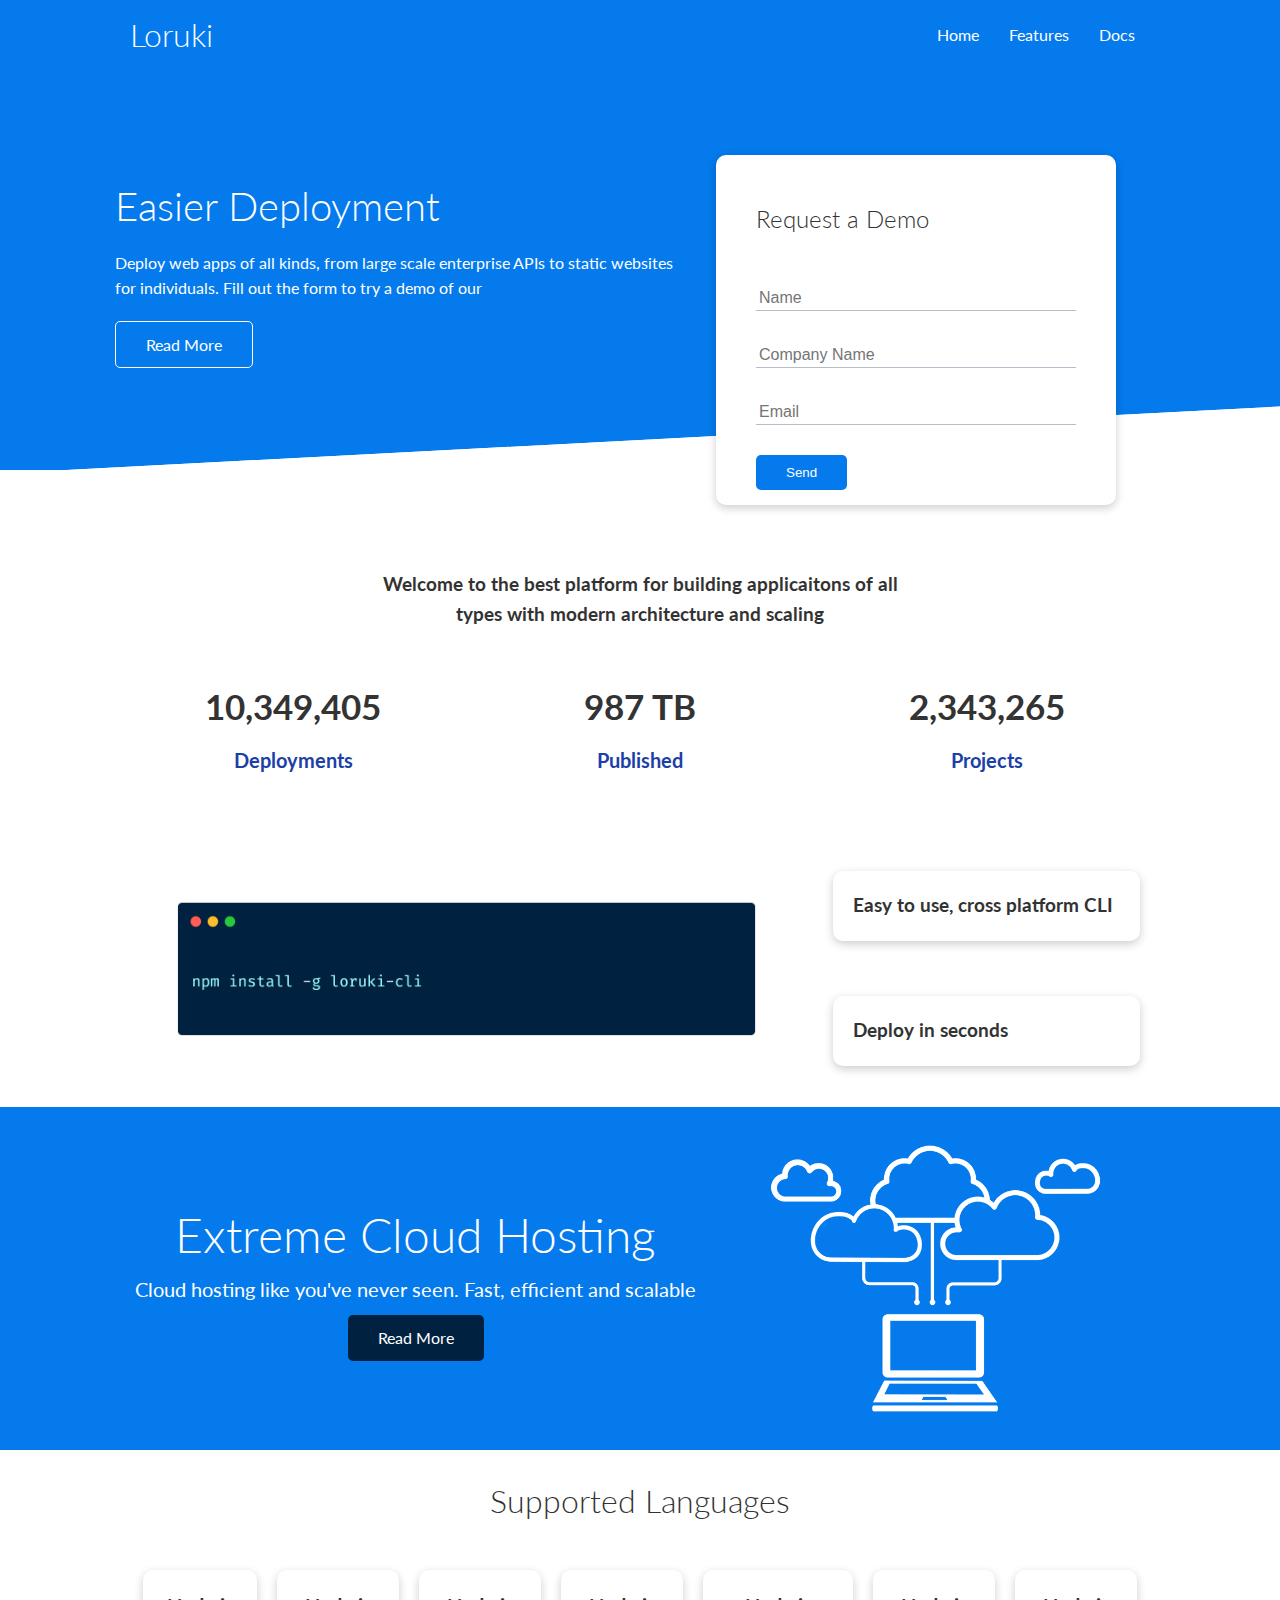
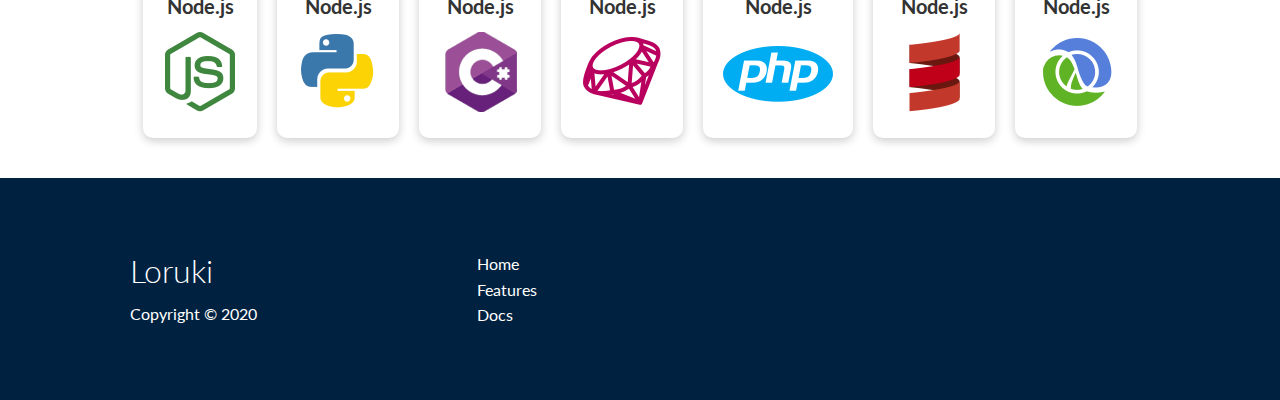
<file: index.html>
<!DOCTYPE html>
<html lang="en">

<head>
    <meta charset="UTF-8" />
    <meta http-equiv="X-UA-Compatible" content="IE=edge" />
    <meta name="viewport" content="width=device-width, initial-scale=1.0" />
    <link rel="stylesheet" href="https://cdnjs.cloudflare.com/ajax/libs/font-awesome/6.1.1/css/all.min.css"
        integrity="sha512-KfkfwYDsLkIlwQp6LFnl8zNdLGxu9YAA1QvwINks4PhcElQSvqcyVLLD9aMhXd13uQjoXtEKNosOWaZqXgel0g=="
        crossorigin="anonymous" referrerpolicy="no-referrer" />
    <link rel="stylesheet" href="utilities.css" />
    <link rel="stylesheet" href="style.css" />
    <title>Loruki | Cloud Hosting for Everyone</title>
</head>

<body>
    <!-- Nav Bar -->
    <div class="navbar">
        <div class="container flex">
            <h1 class="logo">Loruki</h1>
            <nav>
                <ul>
                    <li><a href="index.html">Home</a></li>
                    <li><a href="features.html">Features</a></li>
                    <li><a href="docs.html">Docs</a></li>
                </ul>
            </nav>
        </div>
    </div>

    <!-- Showcase ---------------->
    <section class="showcase">
        <div class="container grid">
            <div class="showcase-text">
                <h1>Easier Deployment</h1>
                <p>
                    Deploy web apps of all kinds, from large scale
                    enterprise APIs to static websites for individuals. Fill
                    out the form to try a demo of our
                </p>
                <a href="features.html" class="btn btn-outline">Read More</a>
            </div>
            <div class="showcase-form card">
                <h2>Request a Demo</h2>
                <form name="contact" method="POST"  netlify-honeypot="bot-field" data-netlify="true">
                <input type="hidden" name="form-name" value="contact">
                <p class="hidden">
                    <label>Don’t fill this out if you’re human: <input name="bot-field"/></label>
                 </p>
                    <div class="form-control">
                        <input type="text" name="name" placeholder="Name" required />
                    </div>
                    <div class="form-control">
                        <input type="text" name="company" placeholder="Company Name" required />
                    </div>

                    <div class="form-control">
                        <input type="email" name="email" placeholder="Email" required />
                    </div>
                    <div>
                        <input type="submit" value="Send" class="btn btn-primary" />
                    </div>
                </form>
            </div>
        </div>
    </section>

    <!-- Stats -->
    <section class="stats">
        <div class="container">
            <h3 class="stats-heading text-center my-1">
                Welcome to the best platform for building applicaitons of
                all types with modern architecture and scaling
            </h3>

            <div class="grid grid-3 text-center my-4">
                <div>
                    <i class="fas fa-server fa-3x"></i>
                    <h3>10,349,405</h3>
                    <p class="text-secondary">Deployments</p>
                </div>
                <div>
                    <i class="fas fa-upload fa-3x"></i>
                    <h3>987 TB</h3>
                    <p class="text-secondary">Published</p>
                </div>
                <div>
                    <i class="fas fa-project-diagram fa-3x"></i>
                    <h3>2,343,265</h3>
                    <p class="text-secondary">Projects</p>
                </div>
                <div>
                </div>
    </section>

    <!-- CLi -->
    <section class="cli">
        <div class="container grid">
            <img src="images/cli.png" alt="">
            <div class="card">
                <h3>Easy to use, cross platform CLI</h3>
            </div>
            <div class="card">
                <h3>Deploy in seconds</h3>
            </div>
        </div>
    </section>

    <!-- Cloud -->
    <section class="cloud bg-primary my-2 py-2">
        <div class="container grid">
            <div class="text-center">
                <h2 class="lg">Extreme Cloud Hosting</h2>
                <p class="lead my">Cloud hosting like you've never seen. Fast, efficient and scalable</p>
                <a href="features.html" class="btn btn-dark">Read More</a>
            </div>
            <img src="images/cloud.png" alt="">
        </div>
    </section>

    <!-- Languages -->
    <section class="languages">
        <h2 class="md text-center my-3">
            Supported Languages
        </h2>
        <div class="container flex">
            <div class="card">
                <h4>Node.js</h4>
                <img src="images/logos/node.png" alt="">
            </div>
            <div class="card">
                <h4>Node.js</h4>
                <img src="images/logos/python.png" alt="">
            </div>
            <div class="card">
                <h4>Node.js</h4>
                <img src="images/logos/csharp.png" alt="">
            </div>
            <div class="card">
                <h4>Node.js</h4>
                <img src="images/logos/ruby.png" alt="">
            </div>
            <div class="card">
                <h4>Node.js</h4>
                <img src="images/logos/php.png" alt="">
            </div>
            <div class="card">
                <h4>Node.js</h4>
                <img src="images/logos/scala.png" alt="">
            </div>
            <div class="card">
                <h4>Node.js</h4>
                <img src="images/logos/clojure.png" alt="">
            </div>
        </div>
    </section>
    <!-- Footer-->
    <footer class="footer bg-dark py-5">
        <div class="container grid grid-3">
            <div>
                <h1>Loruki</h1>
            <p>Copyright &copy; 2020</p>
            </div>
            <nav>
                <ul>
                    <li><a href="index.html">Home</a></li>
                    <li><a href="features.html">Features</a></li>
                    <li><a href="docs.html">Docs</a></li>
                </ul>
            </nav>
            <div class="social">
                <a href="#"><i class="fab fa-github fa-2x"></i></a>
                <a href="#"><i class="fab fa-facebook fa-2x"></i></a>
                <a href="#"><i class="fab fa-instagram fa-2x"></i></a>
                <a href="#monkey"><i class="fab fa-twitter fa-2x"></i></a>
            </div>
        </div>
    </footer>
    
</body>

</html>
</file>
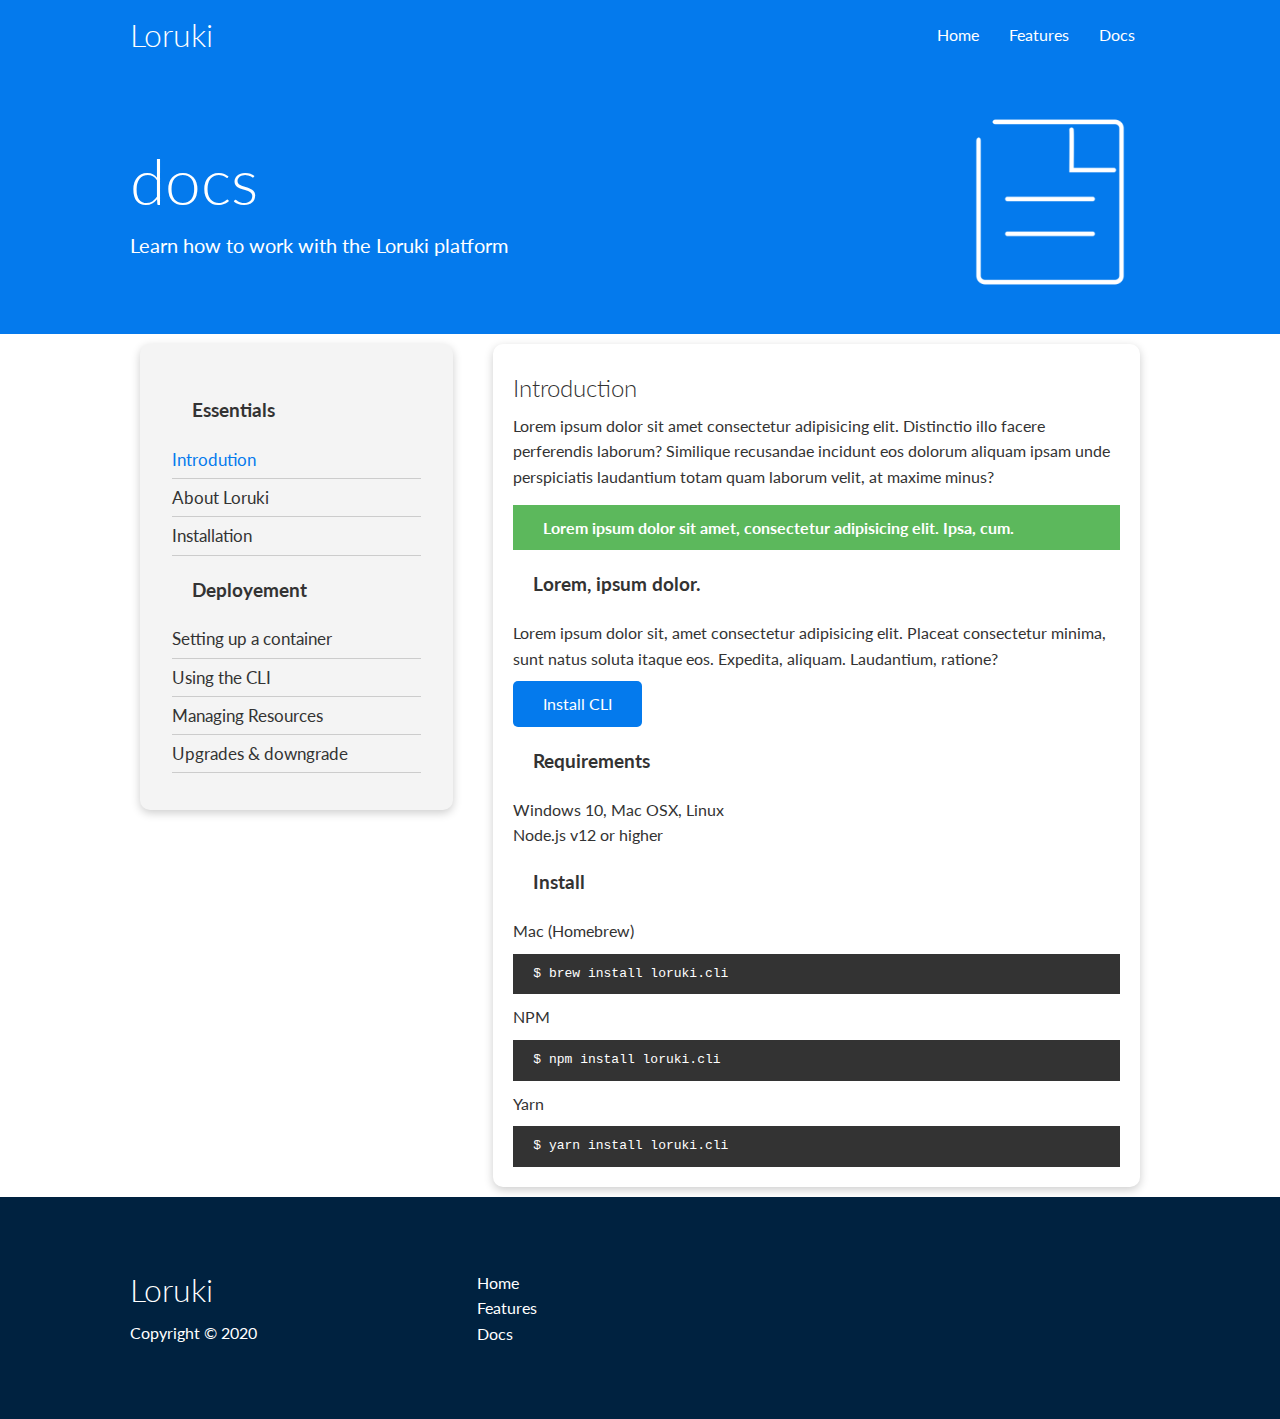
<file: docs.html>
<!DOCTYPE html>
<html lang="en">
    <head>
        <meta charset="UTF-8" />
        <meta http-equiv="X-UA-Compatible" content="IE=edge" />
        <meta name="viewport" content="width=device-width, initial-scale=1.0" />
        <link
            rel="stylesheet"
            href="https://cdnjs.cloudflare.com/ajax/libs/font-awesome/6.1.1/css/all.min.css"
            integrity="sha512-KfkfwYDsLkIlwQp6LFnl8zNdLGxu9YAA1QvwINks4PhcElQSvqcyVLLD9aMhXd13uQjoXtEKNosOWaZqXgel0g=="
            crossorigin="anonymous"
            referrerpolicy="no-referrer"
        />
        <link rel="stylesheet" href="utilities.css" />
        <link rel="stylesheet" href="style.css" />
        <title>Loruki | Cloud Hosting for Everyone</title>
    </head>

    <body>
        <!-- Nav Bar -->
        <div class="navbar">
            <div class="container flex">
                <h1 class="logo">Loruki</h1>
                <nav>
                    <ul>
                        <li><a href="index.html">Home</a></li>
                        <li><a href="features.html">Features</a></li>
                        <li><a href="docs.html">Docs</a></li>
                    </ul>
                </nav>
            </div>
        </div>

        <!-- Head -->
        <section class="docs-head bg-primary py-3">
            <div class="container grid">
                <div>
                    <h1 class="xl">docs</h1>
                    <p class="lead">
                        Learn how to work with the Loruki platform
                    </p>
                </div>
                <img src="images/docs.png" alt="" />
            </div>
        </section>

        <!-- Docs main -->
        <section class="docs-main my4">
            <div class="container grid">
                <div class="card bg-light p-3">
                    <h3 class="my-2">Essentials</h3>
                    <nav>
                        <ul>
                            <li>
                                <a class="text-primary" href="#">Introdution</a>
                            </li>
                            <li><a href="#">About Loruki</a></li>
                            <li><a href="#">Installation</a></li>
                        </ul>
                    </nav>

                    <h3 class="my-2">Deployement</h3>
                    <nav>
                        <ul>
                            <li><a href="#">Setting up a container</a></li>
                            <li><a href="#">Using the CLI</a></li>
                            <li><a href="#">Managing Resources</a></li>
                            <li><a href="#">Upgrades & downgrade</a></li>
                        </ul>
                    </nav>
                </div>
                <div class="card">
                    <h2>Introduction</h2>
                    <p>
                        Lorem ipsum dolor sit amet consectetur adipisicing elit.
                        Distinctio illo facere perferendis laborum? Similique
                        recusandae incidunt eos dolorum aliquam ipsam unde
                        perspiciatis laudantium totam quam laborum velit, at
                        maxime minus?
                    </p>

                    <div class="alert alert-success">
                        <i class="fas fa-info"></i>Lorem ipsum dolor sit amet,
                        consectetur adipisicing elit. Ipsa, cum.
                    </div>
                    <h3>Lorem, ipsum dolor.</h3>
                    <p>
                        Lorem ipsum dolor sit, amet consectetur adipisicing
                        elit. Placeat consectetur minima, sunt natus soluta
                        itaque eos. Expedita, aliquam. Laudantium, ratione?
                    </p>
                    <a href="#" class="btn btn-primary">Install CLI</a>
                    <h3>Requirements</h3>
                    <ul>
                        <li>Windows 10, Mac OSX, Linux</li>
                        <li>Node.js v12 or higher</li>

                        <h3>Install</h3>
                        <p>Mac (Homebrew)</p>
                        <pre><code>$ brew install loruki.cli</code></pre>
                        <p>NPM</p>
                        <pre><code>$ npm install loruki.cli</code></pre>
                        <p>Yarn</p>
                        <pre><code>$ yarn install loruki.cli</code></pre>
                    </ul>
                </div>
            </div>
        </section>

        <!-- Footer-->
        <footer class="footer bg-dark py-5">
            <div class="container grid grid-3">
                <div>
                    <h1>Loruki</h1>
                    <p>Copyright &copy; 2020</p>
                </div>
                <nav>
                    <ul>
                        <li><a href="index.html">Home</a></li>
                        <li><a href="features.html">Features</a></li>
                        <li><a href="docs.html">Docs</a></li>
                    </ul>
                </nav>
                <div class="social">
                    <a href="#"><i class="fab fa-github fa-2x"></i></a>
                    <a href="#"><i class="fab fa-facebook fa-2x"></i></a>
                    <a href="#"><i class="fab fa-instagram fa-2x"></i></a>
                    <a href="#monkey"><i class="fab fa-twitter fa-2x"></i></a>
                </div>
            </div>
        </footer>
    </body>
</html>
</file>
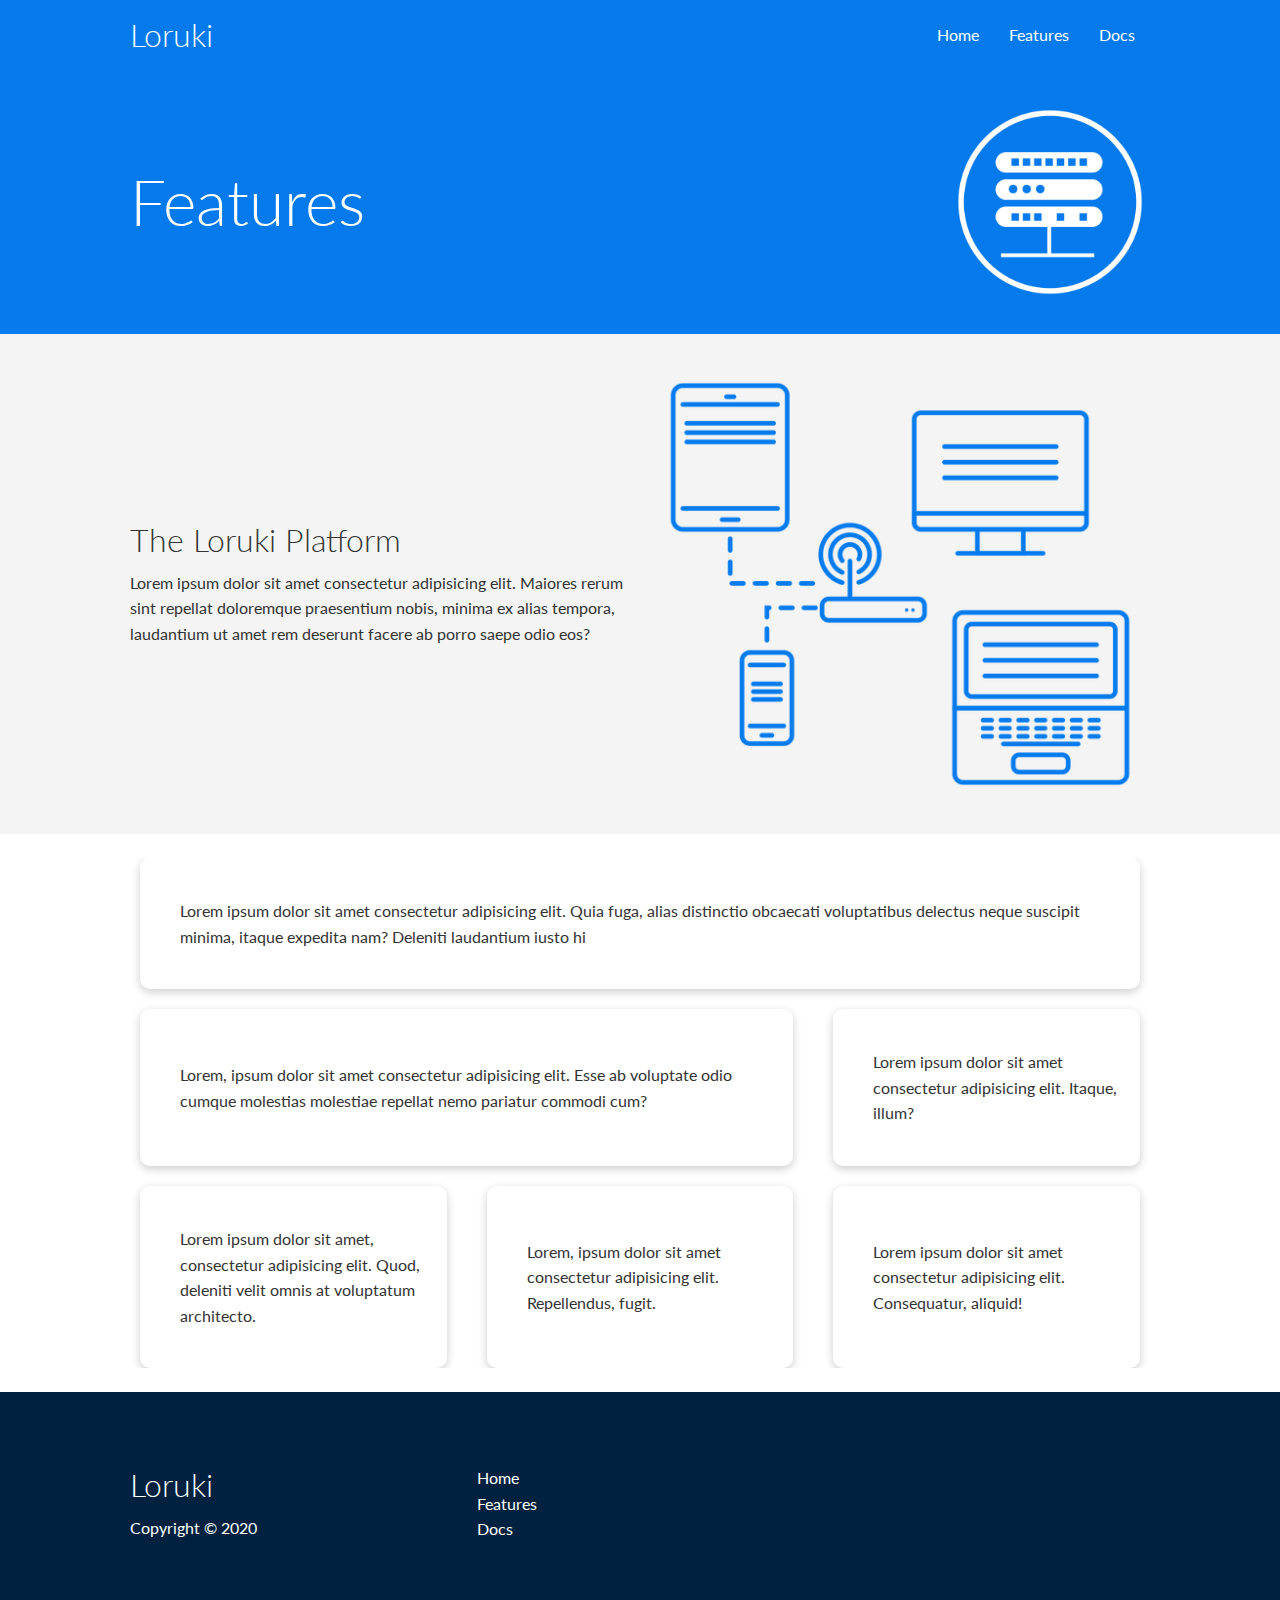
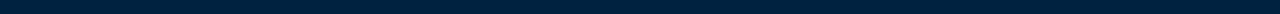
<file: features.html>
<!DOCTYPE html>
<html lang="en">
    <head>
        <meta charset="UTF-8" />
        <meta http-equiv="X-UA-Compatible" content="IE=edge" />
        <meta name="viewport" content="width=device-width, initial-scale=1.0" />
        <link
            rel="stylesheet"
            href="https://cdnjs.cloudflare.com/ajax/libs/font-awesome/6.1.1/css/all.min.css"
            integrity="sha512-KfkfwYDsLkIlwQp6LFnl8zNdLGxu9YAA1QvwINks4PhcElQSvqcyVLLD9aMhXd13uQjoXtEKNosOWaZqXgel0g=="
            crossorigin="anonymous"
            referrerpolicy="no-referrer"
        />
        <link rel="stylesheet" href="utilities.css" />
        <link rel="stylesheet" href="style.css" />
        <title>Loruki | Cloud Hosting for Everyone</title>
    </head>

    <body>
        <!-- Nav Bar -->
        <div class="navbar">
            <div class="container flex">
                <h1 class="logo">Loruki</h1>
                <nav>
                    <ul>
                        <li><a href="index.html">Home</a></li>
                        <li><a href="features.html">Features</a></li>
                        <li><a href="docs.html">Docs</a></li>
                    </ul>
                </nav>
            </div>
        </div>

        <!-- Head -->
        <section class="features-head bg-primary py-3">
            <div class="container grid">
                <div>
                    <h1 class="xl">Features</h1>
                    <p class="lead"></p>
                </div>
                <img src="images/logos/server.png" alt="" />
            </div>
        </section>

        <!-- Sub head -->
        <section class="features-sub-head bg-light py3">
            <div class="container grid">
                <div>
                    <h1 class="md">The Loruki Platform</h1>
                    <p>
                        Lorem ipsum dolor sit amet consectetur adipisicing elit.
                        Maiores rerum sint repellat doloremque praesentium
                        nobis, minima ex alias tempora, laudantium ut amet rem
                        deserunt facere ab porro saepe odio eos?
                    </p>
                </div>
                <img src="/images/logos/server2.png" alt="" />
            </div>
        </section>

        <!-- Features main -->
        <section class="features-main my-2">
            <div class="container grid grid-3">
                <div class="card flex">
                    <i class="fas fa-server fa-3x"></i>
                    <p>
                        Lorem ipsum dolor sit amet consectetur adipisicing elit.
                        Quia fuga, alias distinctio obcaecati voluptatibus
                        delectus neque suscipit minima, itaque expedita nam?
                        Deleniti laudantium iusto hi
                    </p>
                </div>
                <div class="card flex">
                    <i class="fas fa-network-wired fa-3x"></i>
                    <p>
                        Lorem, ipsum dolor sit amet consectetur adipisicing
                        elit. Esse ab voluptate odio cumque molestias molestiae
                        repellat nemo pariatur commodi cum?
                    </p>
                </div>
                <div class="card flex">
                    <i class="fas fa-laptop-code fa-3x"></i>
                    <p>
                        Lorem ipsum dolor sit amet consectetur adipisicing elit.
                        Itaque, illum?
                    </p>
                </div>
                <div class="card flex">
                    <i class="fas fa-database fa-3x"></i>
                    <p>
                        Lorem ipsum dolor sit amet, consectetur adipisicing
                        elit. Quod, deleniti velit omnis at voluptatum
                        architecto.
                    </p>
                </div>
                <div class="card flex">
                    <i class="fas fa-power-off fa-3x"></i>
                    <p>
                        Lorem, ipsum dolor sit amet consectetur adipisicing
                        elit. Repellendus, fugit.
                    </p>
                </div>
                <div class="card flex">
                    <i class="fas fa-upload fa-3x"></i>
                    <p>
                        Lorem ipsum dolor sit amet consectetur adipisicing elit.
                        Consequatur, aliquid!
                    </p>
                </div>
            </div>
        </section>

        <!-- Footer-->
        <footer class="footer bg-dark py-5">
            <div class="container grid grid-3">
                <div>
                    <h1>Loruki</h1>
                    <p>Copyright &copy; 2020</p>
                </div>
                <nav>
                    <ul>
                        <li><a href="index.html">Home</a></li>
                        <li><a href="features.html">Features</a></li>
                        <li><a href="docs.html">Docs</a></li>
                    </ul>
                </nav>
                <div class="social">
                    <a href="#"><i class="fab fa-github fa-2x"></i></a>
                    <a href="#"><i class="fab fa-facebook fa-2x"></i></a>
                    <a href="#"><i class="fab fa-instagram fa-2x"></i></a>
                    <a href="#monkey"><i class="fab fa-twitter fa-2x"></i></a>
                </div>
            </div>
        </footer>
    </body>
</html>
</file>
<file: utilities.css>
.container {
    max-width: 1100px;
    margin: 0px auto;
    overflow: auto;
    padding: 0 40px;
}

.card {
    background-color: #fff;
    color: #333;
    border-radius: 10px;
    box-shadow: 0 3px 10px rgba(0, 0, 0, 0.2);
    padding: 20px;
    margin: 10px;
}

.btn {
    display: inline-block;
    padding: 10px 30px;
    cursor: pointer;
    background: var(--primary-color);
    color: #fff;
    border: 0;
    border-radius: 5px;
}

.btn-outline {
    background-color: transparent;
    border: 1px #fff solid;
}

.btn:hover {
    transform: scale(0.98);
}

/* Backgrounds & colored buttons */
.bg-primary,
.btn-primary {
    background-color: var(--primary-color);
    color: #fff;
}

.bg-secondary,
.btn-secondary {
    background-color: var(--secondary-color);
    color: #fff;
}

.bg-dark,
.btn-dark {
    background-color: var(--dark-color);
    color: #fff;
}

.bg-light,
.btn-light {
    background-color: var(--light-color);
    color: #333;
}

.bg-primary a,
.btn-primary a,
.bg-secondary a,
.btn-secondary a,
.bg-dark a,
.btn-dark a {
    color: #ffff;
}

/* Text colors */
.text-primary {
    color: var(--primary-color);
}

.text-secondary {
    color: var(--secondary-color);
}

.text-dark {
    color: var(--dark-color);
}

.text-light {
    color: var(--light-color);
}

/* Text size */

.lead {
    font-size: 20px;
}

.sm {
    font-size: 1rem;
}

.md {
    font-size: 2rem;
}

.lg {
    font-size: 3rem;
}

.xl {
    font-size: 4rem;
}

.text-center {
    text-align: center;
}

/* Alert */

.alert {
    background-color: var(--light-color);
    padding: 10px 20px;
    font-weight: bold;
    margin: 15px 0;
}

.alert i {
    margin-right: 10px;
}

.alert-success {
    background-color: var(--success-color);
    color: #fff;
}

.alert-error {
    background-color: var(--error-color);
    color: #fff;
}

.flex {
    display: flex;
    justify-content: center;
    align-items: center;
    height: 100%;
}

.grid {
    display: grid;
    grid-template-columns: repeat(2, 1fr);
    gap: 20px;
    height: 100%;
    justify-content: center;
    align-items: center;
}

.grid-3 {
    grid-template-columns: repeat(3, 1fr);
}

/* Margin */

.py-1 {
    margin: 1rem 0;
}

.my-2 {
    margin: 1.5rem 0;
}

.my-3 {
    margin: 2rem 0;
}

.my-4 {
    margin: 3rem 0;
}
.my-5 {
    margin: 4rem 0;
}

.m-1 {
    margin: 1rem;
}

.m-2 {
    margin: 1.5rem;
}

.m-3 {
    margin: 2rem;
}

.m-4 {
    margin: 3rem;
}
.m-5 {
    margin: 4rem;
}

/* Padding */

.py-1 {
    margin: 1rem 0;
}

.py-2 {
    padding: 1.5rem 0;
}

.py-3 {
    padding: 2rem 0;
}

.py-4 {
    padding: 3rem 0;
}
.py-5 {
    padding: 4rem 0;
}

.p-1 {
    padding: 1rem;
}

.p-2 {
    padding: 1.5rem;
}

.p-3 {
    padding: 2rem;
}

.p-4 {
    padding: 3rem;
}
.p-5 {
    padding: 4rem;
}
</file>
<file: style.css>
@import url("https://fonts.googleapis.com/css2?family=Abril+Fatface&family=Lato:wght@300&family=Merriweather:ital@0;1&display=swap");

:root {
    --primary-color: #047aed;
    --secondary-color: #1c3fa8;
    --dark-color: #002240;
    --light-color: #f4f4f4;
    --success-color: #5cb85c;
    --error-color: #d9534f;
}

* {
    box-sizing: border-box;
    padding: 0;
    margin: 0;
}

body {
    font-family: Lato, sans-serif;
    color: #333;
    line-height: 1.6;
}

ul {
    list-style-type: none;
}

a {
    text-decoration: none;
    color: #333;
}

h1,
h2 {
    font-weight: 300;
    line-height: 1.2;
    margin: 10px 0;
}

p {
    margin: 10px 0;
}

img {
    width: 100%;
}

code,
pre {
    background: #333;
    color: #fff;
    padding: 10px;
}

.hidden {
    visibility: hidden;
    height: 0;
}

/* Nav Bar -----------------------------*/

.navbar {
    background-color: var(--primary-color);
    color: #fff;
    height: 70px;
}

.navbar ul {
    display: flex;
}

.navbar a {
    color: #fff;
    padding: 10px;
    margin: 0 5px;
}

.navbar a:hover {
    border-bottom: 2px #fff solid;
}

.navbar .flex {
    justify-content: space-between;
}

/* Showcase --------------------*/

.showcase {
    height: 400px;
    background-color: var(--primary-color);
    color: #fff;
    position: relative;
}

.showcase h1 {
    font-size: 40px;
}

.showcase p {
    margin: 20px 0;
}

.showcase .grid {
    overflow: visible;
    grid-template-columns: 55% 45%;
    gap: 30px;
}

.showcase-text {
    animation: slideInFromLeft 1s ease-in;
}

.showcase-form {
    position: relative;
    top: 60px;
    height: 350px;
    width: 400px;
    padding: 40px;
    z-index: 100;
    animation: slideInFromRight 1s ease-in;
}

.showcase-form .form-control {
    margin: 30px 0;
}

.showcase-form input[type="text"],
.showcase-form input[type="email"] {
    border: 0;
    border-bottom: 1px solid #b4becb;
    width: 100%;
    padding: 3px;
    font-size: 16px;
}

.showcase-form input:focus {
    outline: none;
}

/* Creating the slant */

.showcase::before,
.showcase::after {
    content: "";
    position: absolute;
    height: 100px;
    bottom: -70px;
    right: 0px;
    left: 0px;
    background: #fff;
    transform: skewy(-3deg);
    --webkit-transform: skewy(-3deg);
    --moz-transform: skewy(-3deg);
    --ms-transform: skewy(-3deg);
}

/* Stats */

.stats {
    padding-top: 100px;
    animation: slideInFromBottom 1s ease-in;
}

.stats-heading {
    max-width: 550px;
    margin: auto;
}

.stats .grid h3 {
    font-size: 35px;
}

.stats .grid p {
    font-size: 20px;
    font-weight: bold;
}

/* CLi */

.cli .grid {
    grid-template-columns: repeat(3, 1fr);
    grid-template-rows: repeat(2, 1fr);
}

.cli .grid > *:first-child {
    grid-column: 1 / span 2;
    grid-row: 1 / span 2;
}

/* Cloud */
.cloud .grid {
    grid-template-columns: 4fr 3fr;
}

/* Languages */

.languages .flex {
    flex-wrap: wrap;
}

.languages .card {
    text-align: center;
    margin: 18px 10px 40px;
    transition: transform 0.2s ease-in;
}

.languages .card h4 {
    font-size: 20px;
    margin-bottom: 10px;
}

.languages .card:hover {
    transform: translateY(-15px);
}

/* Features */
.features-head img,
.docs-head img {
    width: 200px;
    justify-self: flex-end;
}

.feature-sub-head img {
    width: 300px;
    justify-self: flex-end;
}

.features-main .card > i {
    margin-right: 20px;
}

.feature-main .grid {
    padding: 30px;
}

.card .monkey {
    grid-column: 1 / span 2;
}

.features-main .grid > *:first-child {
    grid-column: 1 / span 3;
}

.features-main .grid > *:nth-child(2) {
    grid-column: 1 / span 2;
}

/* Docs */

.docs-main h3 {
    margin: 20px;
}

.docs-main .grid {
    grid-template-columns: 1fr 2fr;
    align-items: flex-start;
}

.docs-main nav li {
    font-size: 17px;
    padding-bottom: 5px;
    margin-bottom: 5px;
    border-bottom: 1px #ccc solid;
}

.docs-main a:hover {
    font-weight: bold;
}

/* Footer */
.footer .social a {
    margin: 0 10px;
}

/* Animations */
@keyframes slideInFromLeft {
    0% {
        transform: translateX(-100%);
    }

    100% {
        transform: translateX(0);
    }
}

@keyframes slideInFromRight {
    0% {
        transform: translateX(100%);
    }

    100% {
        transform: translateX(0);
    }
}

@keyframes slideInFromTop {
    0% {
        transform: translateY(-100%);
    }

    100% {
        transform: translateX(0);
    }
}

@keyframes slideInFromBottom {
    0% {
        transform: translateY(100%);
    }

    100% {
        transform: translateX(0);
    }
}

/* Tablets and under */
@media (max-width: 768px) {
    .grid,
    .showcase .grid,
    .stats .grid,
    .cli .grid,
    .cloud .grid,
    .feature-main .grid,
    .docs-main .grid {
        grid-template-columns: 1fr;
        grid-template-rows: 1fr;
    }

    .showcase {
        height: auto;
    }

    .showcase-text {
        text-align: center;
        margin-top: 40px;
        animation: slideInFromTop 1s ease-in;
    }

    .showcase-form {
        justify-self: center;
        margin: auto;
        animation: slideInFromBottom 1s ease-in;
    }

    .cli .grid > *:first-child {
        grid-column: 1;
        grid-row: 1;
    }

    .features-head,
    .features-sub-head,
    .docs-head {
        text-align: center;
    }

    .features-head img,
    .features-sub-head img,
    .docs-head img {
        justify-self: center;
    }

    .features-main .grid > *:first-child,
    .features-main .grid > *:nth-child(2) {
        grid-column: 1;
    }
}

/* Mobile */
@media (max-width: 500px) {
    .navbar {
        height: 110px;
    }

    .navbar .flex {
        flex-direction: column;
    }

    .navbar ul {
        padding: 10px;
        background-color: rgba(0, 0, 0, 0.1);
    }
}
</file>
